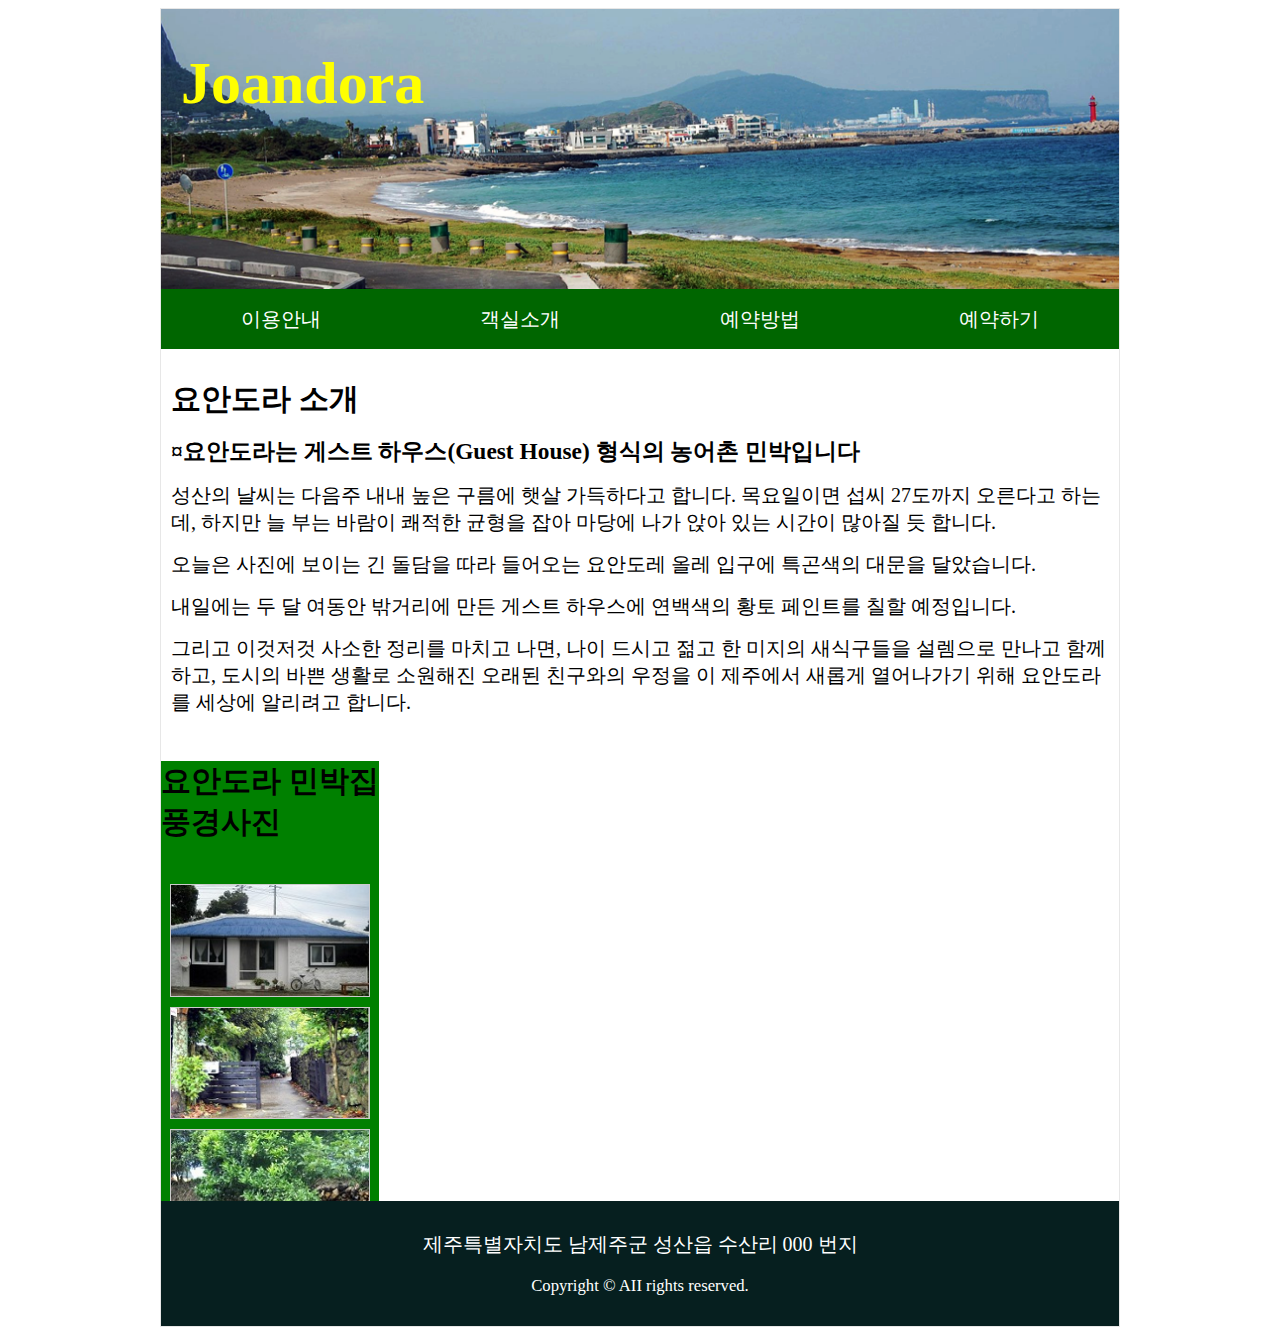
<file: index.html>
<!DOCTYPE html>
<html lang="ko">
<head>
    <meta charset="UTF-8">
    <meta name="viewport" content="width=device-width, initial-scale=1.0">
    <title>joandora</title>
    <link rel="stylesheet" href="./rwd.css">
</head>
<body>
    <header id="header">
        <h1>Joandora</h1>
    </header>
    <nav id="gnb">
        <h2 class="hidden">요안도라이용메뉴</h2>
        <ul>
            <li><a href="#">이용안내</a></li>
            <li><a href="#">객실소개</a></li>
            <li><a href="#">예약방법</a></li>
            <li><a href="#">예약하기</a></li>
        </ul>
    </nav>
    <main>
        <section id="content">
            <h2>요안도라 소개</h2>
            <article>
                <h3>&curren;요안도라는 게스트 하우스(Guest House) 형식의 농어촌 민박입니다</h3>
                <p>성산의 날씨는 다음주 내내 높은 구름에 햇살 가득하다고 합니다. 목요일이면 섭씨 27도까지 오른다고 하는데,
                    하지만 늘 부는 바람이 쾌적한 균형을 잡아 마당에 나가 앉아 있는 시간이 많아질 듯 합니다.</p>
                <p>오늘은 사진에 보이는 긴 돌담을 따라 들어오는 요안도레 올레 입구에 특곤색의 대문을 달았습니다.</p>    
                <p>내일에는 두  달 여동안 밖거리에 만든 게스트 하우스에 연백색의 황토 페인트를 칠할 예정입니다.</p>
                <p>그리고 이것저것 사소한 정리를 마치고 나면, 나이 드시고 젊고 한 미지의 새식구들을 설렘으로 만나고 함께하고, 
                    도시의 바쁜 생활로 소원해진 오래된 친구와의 우정을 이 제주에서 새롭게 열어나가기 위해 요안도라를 세상에 알리려고 합니다.</p>
            </article>
        </section>
    </main>
    <aside id="photo">
        <h2>요안도라 민박집 풍경사진</h2>
        <figure>
            <img src="./images/1.jpg" alt="">
            <img src="./images/2.jpg" alt="">
            <img src="./images/3.jpg" alt="">
        </figure>
    </aside>
    <footer id="footer">
        <address>제주특별자치도 남제주군 성산읍 수산리 000 번지</address>
        <small>Copyright &copy; AII rights reserved.</small>
    </footer>
</body>
</html>
</file>
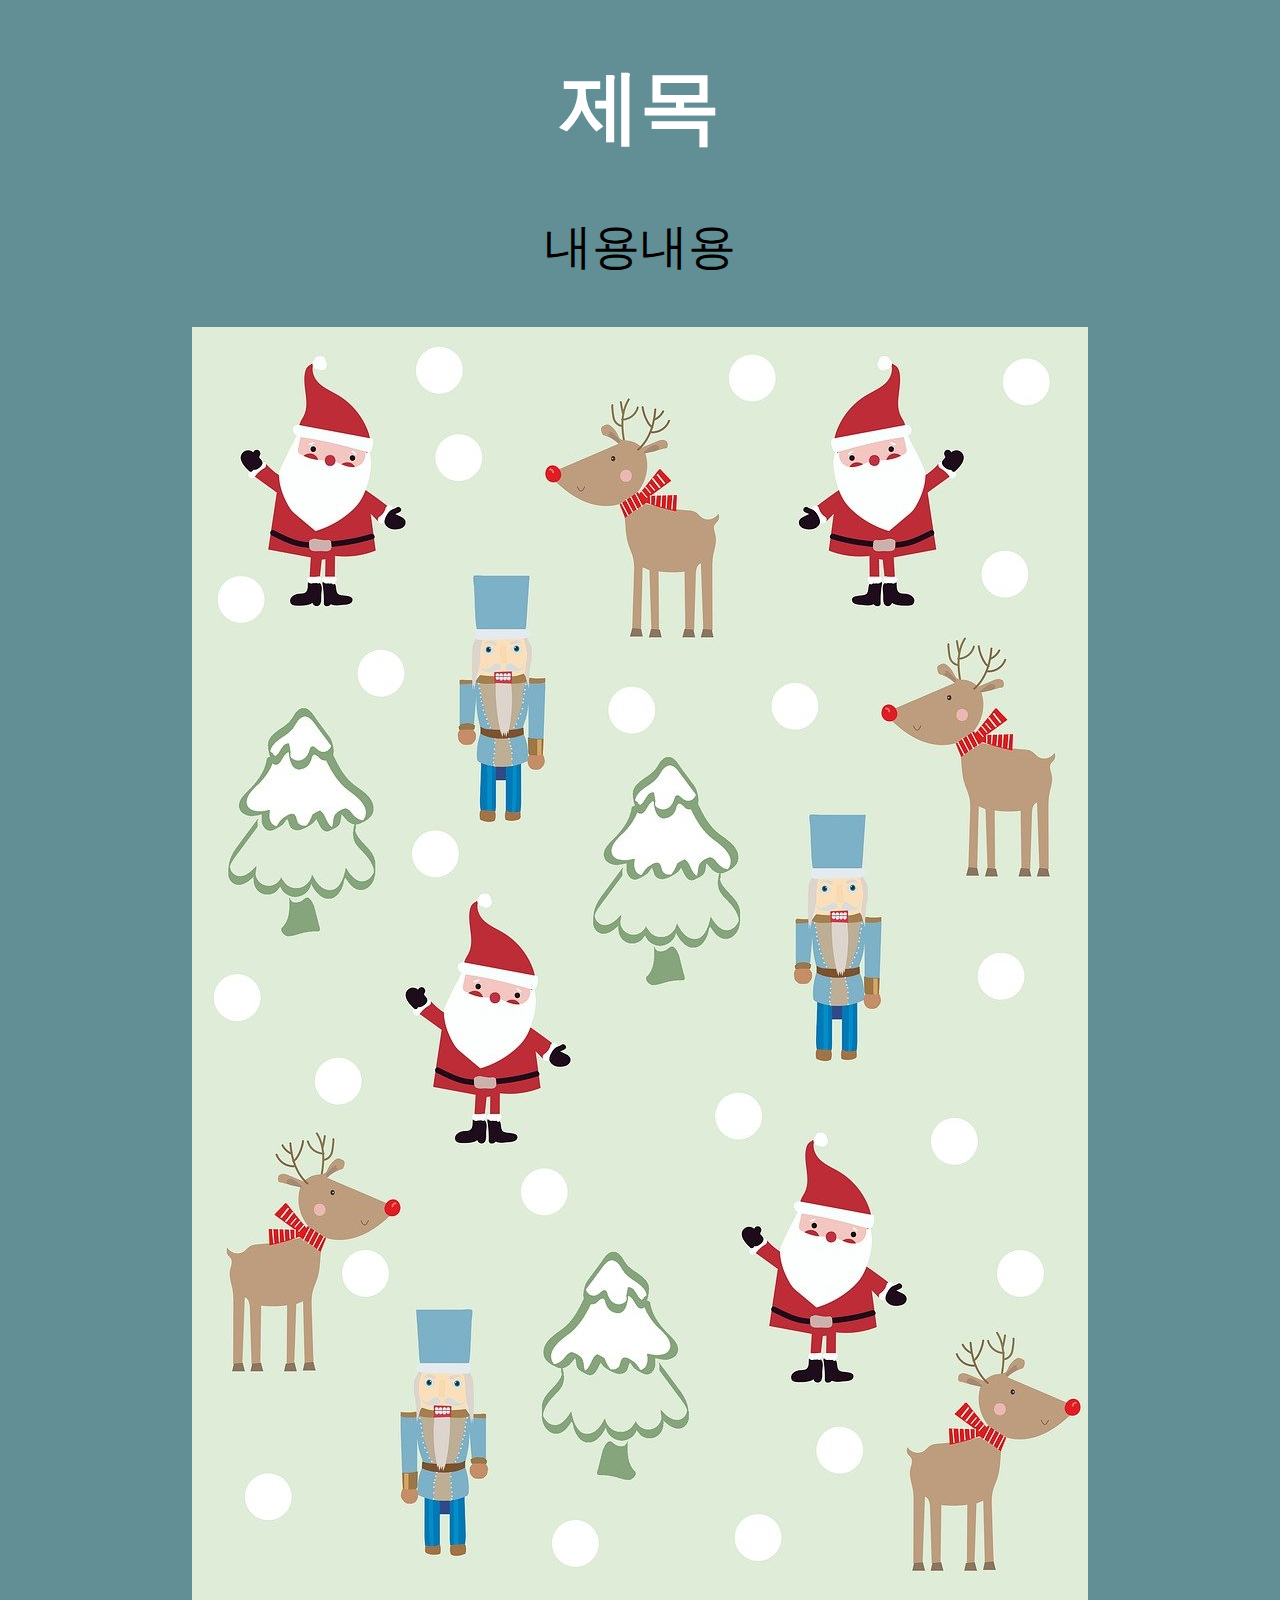
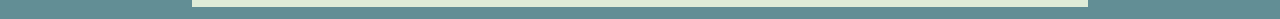
<file: 1_rwd.html>
<!DOCTYPE html>
<html lang="ko">
<head>
    <meta charset="UTF-8">
    <title>반응형rwd</title>
    <style>
        /* @media all and(min-width:1201px) and(max-width:1599px){
            bodya{background: #628e95;}
        } */
        body{background: #628e95;}
        div{text-align: center;}
            h1{font-size: 5em; color: #fff;}
            p{font-size: 3em;}
        /*1200 이하 
        @media all and (max-width: 1200px) {
            body{background: #72ef8d;}
        }
        /*1600 이상 
        @media all and (min-width: 1600px){
            body{background: #555;}
        } */

        /* ex) 태블릿 1200이하 */
        @media all and (max-width: 1200px) {
            body{background: #a47493;}
            h1{font-size: 3em;}
            p{font-size: 2em;}
            img{width: 80%;}
        }
/* ex) 스마트폰 599 이하*/
        @media all and (max-width: 599px) {
            body{background: #a9b577;}
            div{text-align: left;}
            img{width: 100%;}
        }
    </style>
</head>
<body>
    <div>
        <h1>제목</h1>
        <p>내용내용</p>
        <img src="./pattern-9225925_1280.jpg" alt="">
    </div>
</body>
</html>
</file>
<file: rwd.css>
@charset "utf-8";
@import url("./webfont.css");
/*초기화*/
html{font-size: 10px;}
*{box-sizing:border-box;}
body, h1, h2, h3, p, ul, figure{margin: 0; padding: 0;}
ul{list-style: none;}
a{text-decoration: none;}
address{font-style: normal;}
.hidden{position: absolute; width: 1px; height: 1px; margin: -1px;
overflow: hidden; clip:rect(0,0,0,0);}
/*웹폰트*/
/*데스크탑 버전 1200 이상 */ 
body{width: 960px; margin: 8px auto 0;
    border: 1px solid #e7e7e7;
    background: linear-gradient(180deg, #87ceeb #fff) repeat-x;
    font-size: 2rem; font-family: 'NanumSquareNeo';
    border: 1px solid #e7e7e7;
    display: flex;
    flex-flow: row wrap;
}

#header{width: 100%; height: 280px; background: url(./images/bg_header.png) no-repeat center center / cover;}
#header h1 {padding: 40px 0 0 20px; color: #ff0; 
    font-size: 3em; font-family: 'NanumSquareNeoHeavy';
    }
#gnb{width: 100%;}   
#gnb ul{display: flex;}
#gnb ul li{width: 25%; }
#gnb ul li a{display: block; line-height: 60px; text-align: center;
            background: #060; color:#fff;
            font-family: 'NanumSquareNeoBold';
        }
        #gnb ul li a:hover{background: #fff; color: #060;}
#main{width: 740px; background: #fff;}
#content{padding: 30px 10px;}
#content article h3{margin: 15px 0;}
#content article p{margin-bottom: 15px;}
#photo{width: 218px; background: green;}
#photo figure{display: flex;height: 100%; flex-direction: column;
             align-items: center; justify-content: center;
            row-gap: 10px;}
#photo figure img{width: 200px; border: 1px solid #ccc;}

#footer{width: 100%;padding: 30px 0; background: #061f1f; color: white;
text-align: center;}
#footer address{margin-bottom: 15px;}

/*태블릿 기존 or 600-1023 */
@media screen and (max-width: 1023px){
    body{width: 100%;}
    main{width: 100%;}
    #photo{width: 100%;}
    #photo figure{flex-direction: row;
        justify-content: space-evenly;
        column-gap: 10px;}
    #photo figure img{width: 25%;}    
}
/* 599 이하 모바일 */
@media screen and (max-width: 599px){
    body{margin: 0%; border: 0; background: none;}
    #header{height: 75px; background: #061f1f; color: yellow;}
    #header h1{padding-top:15px; font-size: 3rem;}
    #gnb{}
    #gnb ul{display: block; margin: 14px 20px 0;}
    #gnb ul li{width: auto; margin-bottom: 10px;}
    #gnb ul li a{border: 1px solid #ccc;border-radius: 10px;
          background: #fff; color: gray;} 
    #photo figure{flex-direction: column;}   
    #photo figure img {width: 80%;}
}
</file>
